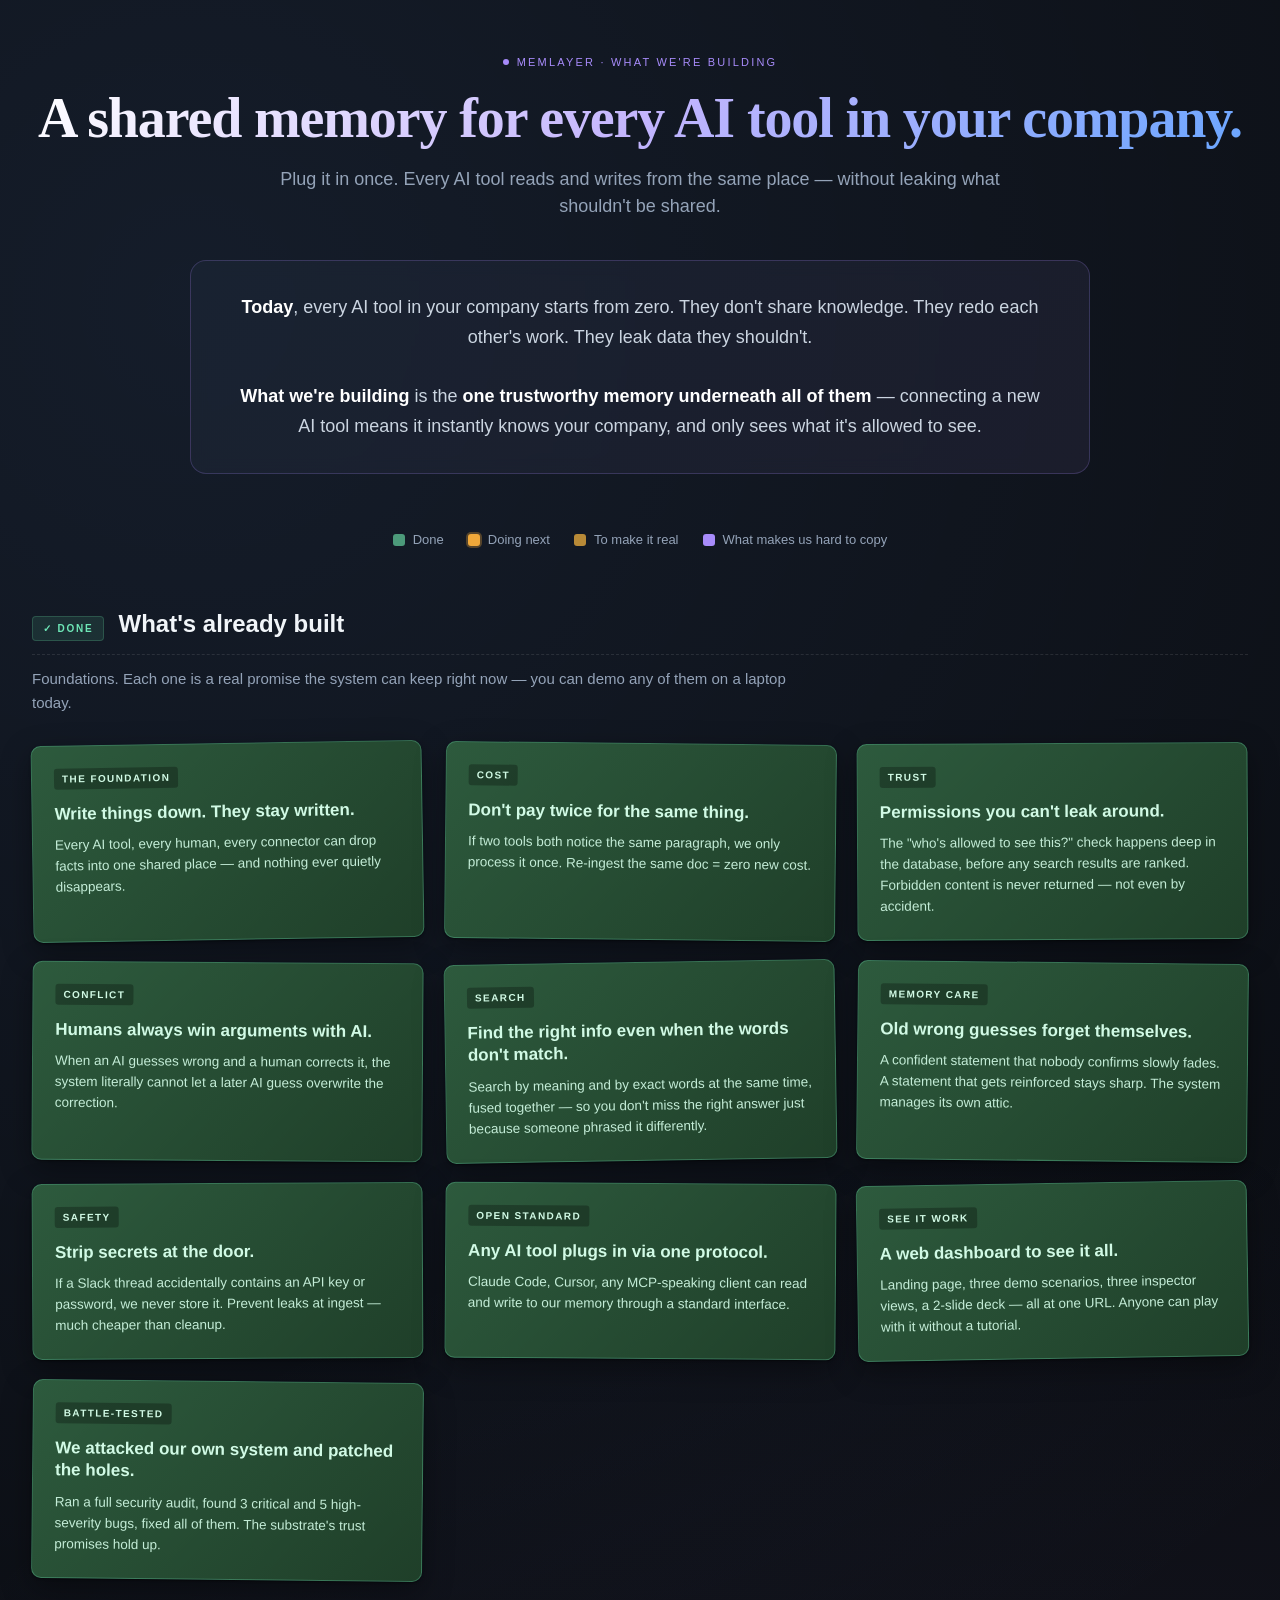
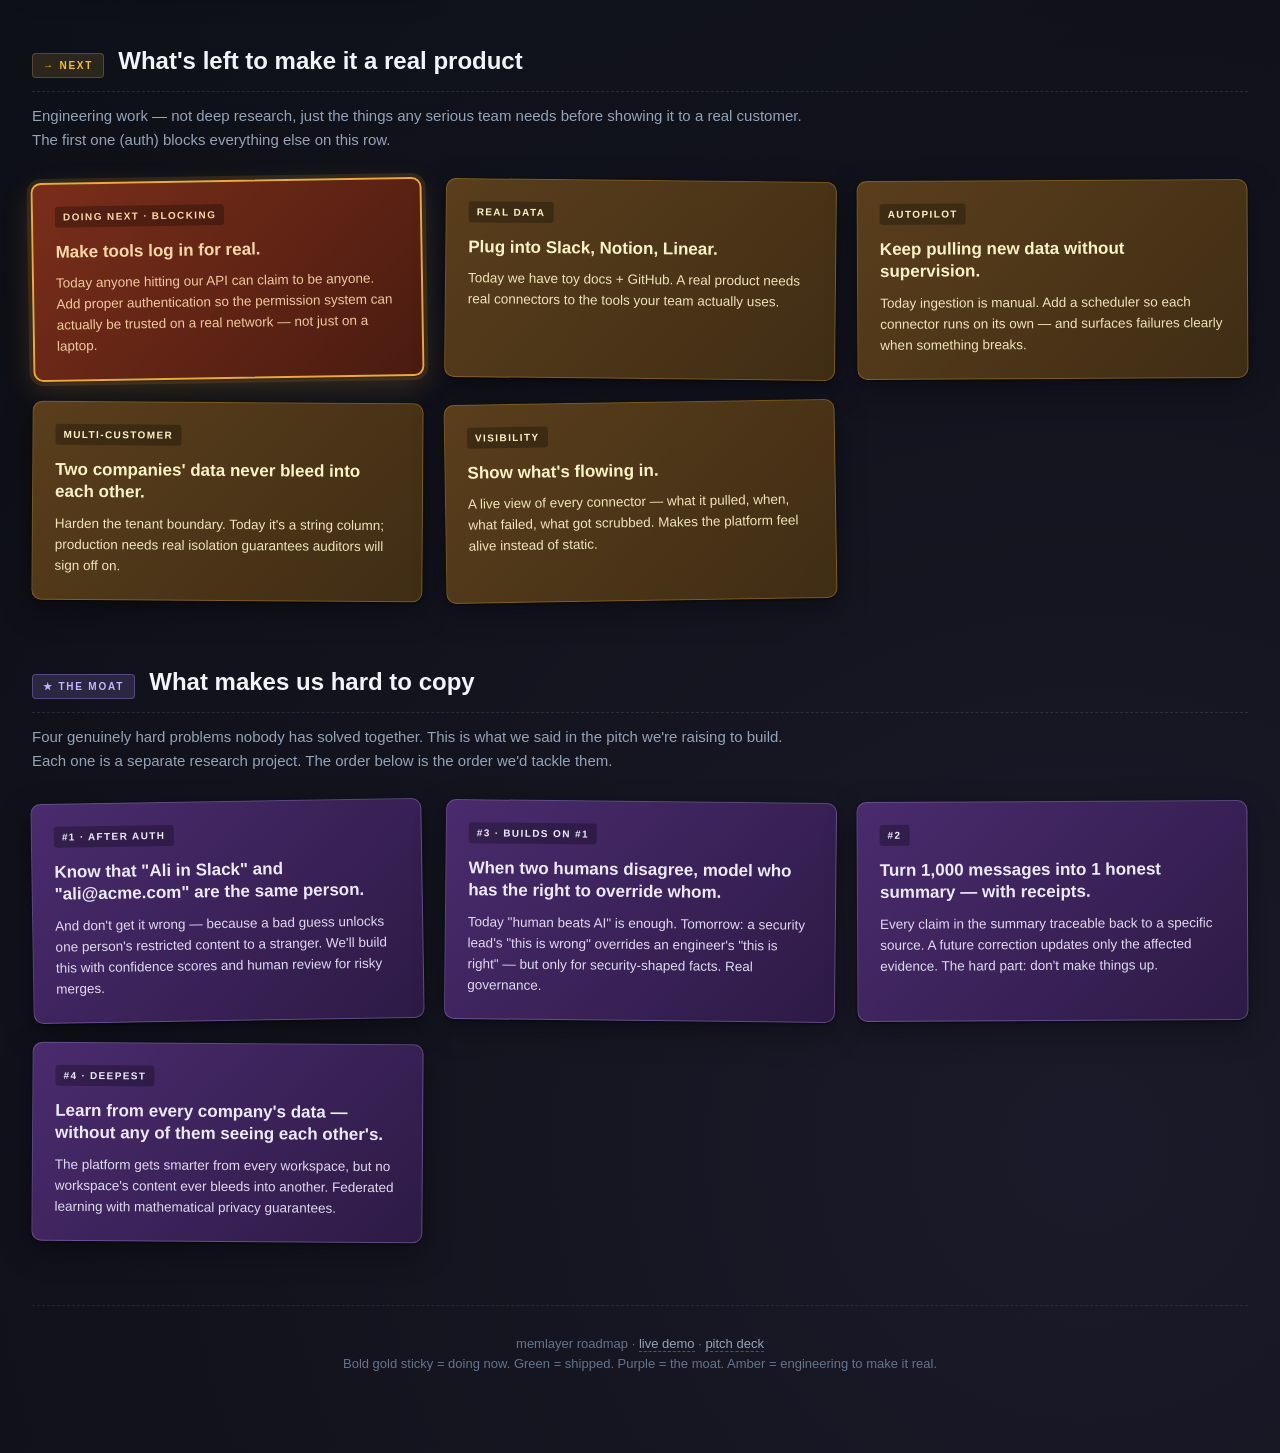
<file: memscope/static/board.html>
<!doctype html>
<html lang="en">
<head>
  <meta charset="utf-8" />
  <title>memlayer — what we're building</title>
  <style>
    * { box-sizing: border-box; margin: 0; padding: 0; }
    html, body { scroll-behavior: smooth; }
    body {
      font-family: -apple-system, BlinkMacSystemFont, "Inter", "Segoe UI", sans-serif;
      background:
        radial-gradient(circle at 15% 10%, rgba(106,166,255,0.10), transparent 55%),
        radial-gradient(circle at 85% 90%, rgba(167,139,250,0.10), transparent 55%),
        #0b0d12;
      color: #e5e7eb;
      min-height: 100vh;
      padding: 48px 32px 80px;
      line-height: 1.5;
    }
    .board { max-width: 1500px; margin: 0 auto; }

    .board-header { text-align: center; margin-bottom: 40px; }
    .board-eyebrow {
      display: inline-flex; align-items: center; gap: 8px;
      font-size: 11px; letter-spacing: 0.2em; text-transform: uppercase;
      color: #a78bfa; margin-bottom: 18px;
    }
    .board-eyebrow::before {
      content: ""; width: 6px; height: 6px; border-radius: 50%; background: #a78bfa;
    }
    .board-title {
      font-family: "Charter", "Iowan Old Style", "Georgia", serif;
      font-size: clamp(36px, 5vw, 56px); font-weight: 700; letter-spacing: -0.02em;
      background: linear-gradient(135deg, #fff 0%, #c4b5fd 50%, #6aa6ff 100%);
      -webkit-background-clip: text; background-clip: text; color: transparent;
      margin-bottom: 16px; line-height: 1.1;
    }
    .board-sub {
      font-size: 18px; color: #94a3b8;
      max-width: 720px; margin: 0 auto;
    }

    .pitch-card {
      background:
        linear-gradient(135deg, rgba(106,166,255,0.08), rgba(167,139,250,0.08)),
        rgba(17, 21, 26, 0.6);
      border: 1px solid rgba(167, 139, 250, 0.22);
      padding: 32px 40px;
      border-radius: 16px;
      max-width: 900px;
      margin: 0 auto 56px;
      font-size: 18px; line-height: 1.65;
      text-align: center; color: #cbd5e1;
      backdrop-filter: blur(8px);
    }
    .pitch-card strong { color: #fff; }
    .pitch-em { color: #fff; font-weight: 600; }

    .legend {
      display: flex; gap: 24px; justify-content: center; flex-wrap: wrap;
      margin: 24px 0 56px;
      font-size: 13px; color: #94a3b8;
    }
    .legend-item { display: inline-flex; align-items: center; gap: 8px; }
    .legend-dot {
      display: inline-block; width: 12px; height: 12px; border-radius: 3px;
    }
    .legend-dot.done { background: #4c9a7a; }
    .legend-dot.eng  { background: #b88a37; }
    .legend-dot.moat { background: #a78bfa; }
    .legend-dot.now  { background: #f0a83a; box-shadow: 0 0 0 2px rgba(240,168,58,0.3); }

    .section { margin-bottom: 64px; }
    .section-header {
      display: flex; align-items: baseline; gap: 14px;
      margin-bottom: 12px; padding-bottom: 12px;
      border-bottom: 1px dashed rgba(255,255,255,0.10);
    }
    .section-label {
      font-size: 10px; letter-spacing: 0.18em; text-transform: uppercase;
      padding: 4px 10px; border-radius: 4px; font-weight: 700;
    }
    .section-label.done { background: rgba(76,154,122,0.18); color: #6ee7b7; border: 1px solid rgba(76,154,122,0.35); }
    .section-label.eng  { background: rgba(184,138,55,0.18); color: #fbbf24; border: 1px solid rgba(184,138,55,0.35); }
    .section-label.moat { background: rgba(167,139,250,0.18); color: #c4b5fd; border: 1px solid rgba(167,139,250,0.35); }
    .section-title { font-size: 24px; font-weight: 600; color: #f1f5f9; }
    .section-blurb {
      font-size: 15px; color: #94a3b8; max-width: 780px;
      margin: 0 0 28px; line-height: 1.6;
    }

    .stickies {
      display: grid;
      grid-template-columns: repeat(auto-fill, minmax(290px, 1fr));
      gap: 22px;
    }

    .sticky {
      position: relative; padding: 22px;
      border-radius: 10px; min-height: 156px;
      box-shadow: 0 1px 2px rgba(0,0,0,0.5), 0 10px 30px rgba(0,0,0,0.35);
      transition: transform 0.2s ease, box-shadow 0.2s ease;
      display: flex; flex-direction: column;
    }
    .sticky:nth-child(4n+1) { transform: rotate(-0.9deg); }
    .sticky:nth-child(4n+2) { transform: rotate(0.6deg); }
    .sticky:nth-child(4n+3) { transform: rotate(-0.3deg); }
    .sticky:nth-child(4n)   { transform: rotate(0.4deg); }
    .sticky:hover { transform: rotate(0deg) scale(1.025); z-index: 5;
      box-shadow: 0 4px 8px rgba(0,0,0,0.5), 0 16px 40px rgba(0,0,0,0.5); }

    .sticky.done {
      background: linear-gradient(135deg, #2d5a3d, #1f3f29);
      color: #d1fae5; border: 1px solid rgba(110,231,183,0.28);
    }
    .sticky.eng {
      background: linear-gradient(135deg, #5a3e1c, #3f2d14);
      color: #fef3c7; border: 1px solid rgba(251,191,36,0.28);
    }
    .sticky.moat {
      background: linear-gradient(135deg, #4a2b6e, #2d1a45);
      color: #ede9fe; border: 1px solid rgba(196,181,253,0.28);
    }
    .sticky.now {
      background: linear-gradient(135deg, #7a2e1a, #4a1b10);
      color: #fed7aa; border: 2px solid #f0a83a;
      box-shadow:
        0 0 0 4px rgba(240,168,58,0.12),
        0 1px 2px rgba(0,0,0,0.5),
        0 10px 30px rgba(240,168,58,0.18);
    }

    .sticky-tag {
      display: inline-block;
      font-size: 10px; letter-spacing: 0.14em; text-transform: uppercase;
      padding: 3px 8px; border-radius: 3px;
      background: rgba(0,0,0,0.28);
      margin-bottom: 14px; font-weight: 700;
      align-self: flex-start;
    }
    .sticky-title {
      font-size: 17px; font-weight: 600;
      margin-bottom: 10px; line-height: 1.32;
    }
    .sticky-body {
      font-size: 13.5px; line-height: 1.55;
      opacity: 0.92;
    }

    .footer {
      text-align: center; margin-top: 56px; padding-top: 28px;
      border-top: 1px dashed rgba(255,255,255,0.08);
      color: #64748b; font-size: 13px;
    }
    .footer a { color: #94a3b8; text-decoration: none; border-bottom: 1px dashed #475569; }
    .footer a:hover { color: #cbd5e1; }

    @media (max-width: 720px) {
      body { padding: 24px 16px 48px; }
      .pitch-card { padding: 24px 20px; font-size: 16px; }
    }
  </style>
</head>
<body>
  <div class="board">

    <header class="board-header">
      <div class="board-eyebrow">memlayer · what we're building</div>
      <h1 class="board-title">A shared memory for every AI tool in your company.</h1>
      <p class="board-sub">
        Plug it in once. Every AI tool reads and writes from the same place — without leaking what shouldn't be shared.
      </p>
    </header>

    <div class="pitch-card">
      <strong>Today</strong>, every AI tool in your company starts from zero. They don't share knowledge.
      They redo each other's work. They leak data they shouldn't.<br/><br/>
      <strong>What we're building</strong> is the
      <span class="pitch-em">one trustworthy memory underneath all of them</span>
      &mdash; connecting a new AI tool means it instantly knows your company,
      and only sees what it's allowed to see.
    </div>

    <div class="legend">
      <span class="legend-item"><span class="legend-dot done"></span>Done</span>
      <span class="legend-item"><span class="legend-dot now"></span>Doing next</span>
      <span class="legend-item"><span class="legend-dot eng"></span>To make it real</span>
      <span class="legend-item"><span class="legend-dot moat"></span>What makes us hard to copy</span>
    </div>

    <!-- ============== DONE ============== -->
    <section class="section">
      <header class="section-header">
        <span class="section-label done">✓ Done</span>
        <h2 class="section-title">What's already built</h2>
      </header>
      <p class="section-blurb">
        Foundations. Each one is a real promise the system can keep right now &mdash; you can demo any of them on a laptop today.
      </p>

      <div class="stickies">

        <article class="sticky done">
          <span class="sticky-tag">The foundation</span>
          <h3 class="sticky-title">Write things down. They stay written.</h3>
          <p class="sticky-body">Every AI tool, every human, every connector can drop facts into one shared place — and nothing ever quietly disappears.</p>
        </article>

        <article class="sticky done">
          <span class="sticky-tag">Cost</span>
          <h3 class="sticky-title">Don't pay twice for the same thing.</h3>
          <p class="sticky-body">If two tools both notice the same paragraph, we only process it once. Re-ingest the same doc = zero new cost.</p>
        </article>

        <article class="sticky done">
          <span class="sticky-tag">Trust</span>
          <h3 class="sticky-title">Permissions you can't leak around.</h3>
          <p class="sticky-body">The "who's allowed to see this?" check happens deep in the database, before any search results are ranked. Forbidden content is never returned — not even by accident.</p>
        </article>

        <article class="sticky done">
          <span class="sticky-tag">Conflict</span>
          <h3 class="sticky-title">Humans always win arguments with AI.</h3>
          <p class="sticky-body">When an AI guesses wrong and a human corrects it, the system literally cannot let a later AI guess overwrite the correction.</p>
        </article>

        <article class="sticky done">
          <span class="sticky-tag">Search</span>
          <h3 class="sticky-title">Find the right info even when the words don't match.</h3>
          <p class="sticky-body">Search by meaning and by exact words at the same time, fused together — so you don't miss the right answer just because someone phrased it differently.</p>
        </article>

        <article class="sticky done">
          <span class="sticky-tag">Memory care</span>
          <h3 class="sticky-title">Old wrong guesses forget themselves.</h3>
          <p class="sticky-body">A confident statement that nobody confirms slowly fades. A statement that gets reinforced stays sharp. The system manages its own attic.</p>
        </article>

        <article class="sticky done">
          <span class="sticky-tag">Safety</span>
          <h3 class="sticky-title">Strip secrets at the door.</h3>
          <p class="sticky-body">If a Slack thread accidentally contains an API key or password, we never store it. Prevent leaks at ingest — much cheaper than cleanup.</p>
        </article>

        <article class="sticky done">
          <span class="sticky-tag">Open standard</span>
          <h3 class="sticky-title">Any AI tool plugs in via one protocol.</h3>
          <p class="sticky-body">Claude Code, Cursor, any MCP-speaking client can read and write to our memory through a standard interface.</p>
        </article>

        <article class="sticky done">
          <span class="sticky-tag">See it work</span>
          <h3 class="sticky-title">A web dashboard to see it all.</h3>
          <p class="sticky-body">Landing page, three demo scenarios, three inspector views, a 2-slide deck — all at one URL. Anyone can play with it without a tutorial.</p>
        </article>

        <article class="sticky done">
          <span class="sticky-tag">Battle-tested</span>
          <h3 class="sticky-title">We attacked our own system and patched the holes.</h3>
          <p class="sticky-body">Ran a full security audit, found 3 critical and 5 high-severity bugs, fixed all of them. The substrate's trust promises hold up.</p>
        </article>

      </div>
    </section>

    <!-- ============== NEXT (engineering) ============== -->
    <section class="section">
      <header class="section-header">
        <span class="section-label eng">→ Next</span>
        <h2 class="section-title">What's left to make it a real product</h2>
      </header>
      <p class="section-blurb">
        Engineering work — not deep research, just the things any serious team needs before showing it to a real customer.
        The first one (auth) blocks everything else on this row.
      </p>

      <div class="stickies">

        <article class="sticky now">
          <span class="sticky-tag">Doing next · Blocking</span>
          <h3 class="sticky-title">Make tools log in for real.</h3>
          <p class="sticky-body">Today anyone hitting our API can claim to be anyone. Add proper authentication so the permission system can actually be trusted on a real network — not just on a laptop.</p>
        </article>

        <article class="sticky eng">
          <span class="sticky-tag">Real data</span>
          <h3 class="sticky-title">Plug into Slack, Notion, Linear.</h3>
          <p class="sticky-body">Today we have toy docs + GitHub. A real product needs real connectors to the tools your team actually uses.</p>
        </article>

        <article class="sticky eng">
          <span class="sticky-tag">Autopilot</span>
          <h3 class="sticky-title">Keep pulling new data without supervision.</h3>
          <p class="sticky-body">Today ingestion is manual. Add a scheduler so each connector runs on its own — and surfaces failures clearly when something breaks.</p>
        </article>

        <article class="sticky eng">
          <span class="sticky-tag">Multi-customer</span>
          <h3 class="sticky-title">Two companies' data never bleed into each other.</h3>
          <p class="sticky-body">Harden the tenant boundary. Today it's a string column; production needs real isolation guarantees auditors will sign off on.</p>
        </article>

        <article class="sticky eng">
          <span class="sticky-tag">Visibility</span>
          <h3 class="sticky-title">Show what's flowing in.</h3>
          <p class="sticky-body">A live view of every connector — what it pulled, when, what failed, what got scrubbed. Makes the platform feel alive instead of static.</p>
        </article>

      </div>
    </section>

    <!-- ============== MOAT (research-hard) ============== -->
    <section class="section">
      <header class="section-header">
        <span class="section-label moat">★ The moat</span>
        <h2 class="section-title">What makes us hard to copy</h2>
      </header>
      <p class="section-blurb">
        Four genuinely hard problems nobody has solved together. This is what we said in the pitch we're raising to build.
        Each one is a separate research project. The order below is the order we'd tackle them.
      </p>

      <div class="stickies">

        <article class="sticky moat">
          <span class="sticky-tag">#1 · After auth</span>
          <h3 class="sticky-title">Know that "Ali in Slack" and "ali@acme.com" are the same person.</h3>
          <p class="sticky-body">And don't get it wrong — because a bad guess unlocks one person's restricted content to a stranger. We'll build this with confidence scores and human review for risky merges.</p>
        </article>

        <article class="sticky moat">
          <span class="sticky-tag">#3 · Builds on #1</span>
          <h3 class="sticky-title">When two humans disagree, model who has the right to override whom.</h3>
          <p class="sticky-body">Today "human beats AI" is enough. Tomorrow: a security lead's "this is wrong" overrides an engineer's "this is right" — but only for security-shaped facts. Real governance.</p>
        </article>

        <article class="sticky moat">
          <span class="sticky-tag">#2</span>
          <h3 class="sticky-title">Turn 1,000 messages into 1 honest summary — with receipts.</h3>
          <p class="sticky-body">Every claim in the summary traceable back to a specific source. A future correction updates only the affected evidence. The hard part: don't make things up.</p>
        </article>

        <article class="sticky moat">
          <span class="sticky-tag">#4 · Deepest</span>
          <h3 class="sticky-title">Learn from every company's data — without any of them seeing each other's.</h3>
          <p class="sticky-body">The platform gets smarter from every workspace, but no workspace's content ever bleeds into another. Federated learning with mathematical privacy guarantees.</p>
        </article>

      </div>
    </section>

    <div class="footer">
      memlayer roadmap · <a href="/">live demo</a> · <a href="/pitch">pitch deck</a><br/>
      Bold gold sticky = doing now. Green = shipped. Purple = the moat. Amber = engineering to make it real.
    </div>

  </div>
</body>
</html>
</file>
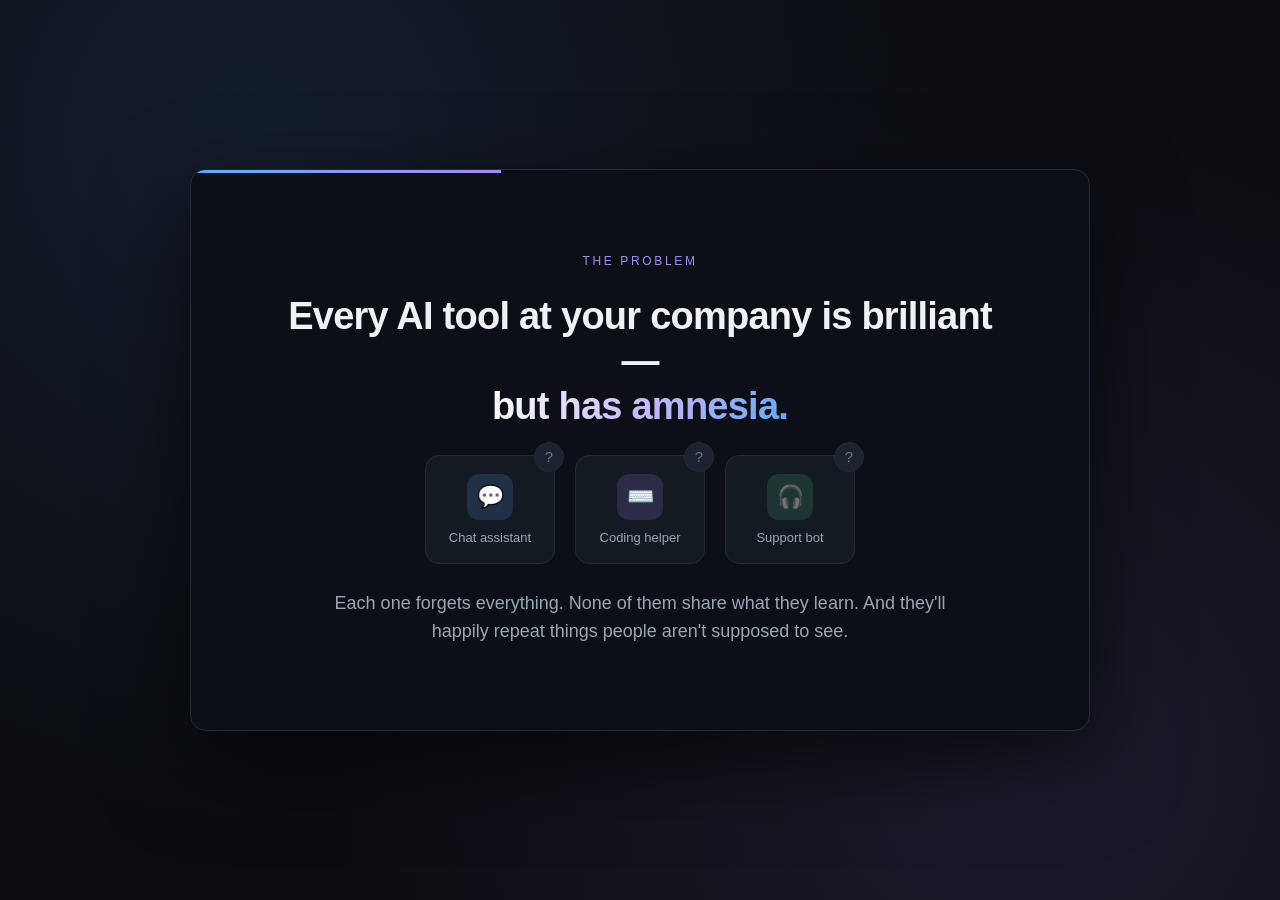
<file: memscope/static/explainer.html>
<!doctype html>
<html lang="en">
<head>
<meta charset="utf-8" />
<meta name="viewport" content="width=device-width, initial-scale=1" />
<title>What is memlayer?</title>
<style>
  :root{
    --bg:#0b0d12; --text:#eef2f7; --dim:#9aa6b4; --muted:#6b7787;
    --accent:#5ea8ff; --accent2:#a78bfa; --good:#4cc38a; --warn:#f0b84a; --bad:#ef6b73;
    --sans:-apple-system,BlinkMacSystemFont,"Inter","Segoe UI",sans-serif;
    --card:#141a22; --line:#222b36;
  }
  *{box-sizing:border-box;margin:0;padding:0}
  html,body{height:100%}
  body{
    background:radial-gradient(circle at 20% 15%,rgba(94,168,255,.10),transparent 55%),
               radial-gradient(circle at 80% 85%,rgba(167,139,250,.10),transparent 55%),var(--bg);
    color:var(--text);font-family:var(--sans);display:flex;align-items:center;justify-content:center;
    min-height:100vh;padding:24px;
  }
  .stage{width:min(900px,96vw);aspect-ratio:16/10;position:relative;border-radius:16px;overflow:hidden;
         background:#0c1016;border:1px solid var(--line);box-shadow:0 30px 90px rgba(0,0,0,.6)}
  .progress{position:absolute;top:0;left:0;height:3px;width:0;z-index:9;
            background:linear-gradient(90deg,var(--accent),var(--accent2));transition:width .2s linear}
  .scene{position:absolute;inset:0;display:flex;flex-direction:column;align-items:center;justify-content:center;
         text-align:center;padding:48px;opacity:0;transition:opacity .55s ease;gap:26px}
  .scene.on{opacity:1}
  .big{font-size:clamp(24px,3.4vw,38px);font-weight:700;line-height:1.18;letter-spacing:-.02em;max-width:740px}
  .big .hl{background:linear-gradient(120deg,#fff,#c4b5fd 55%,#5ea8ff);-webkit-background-clip:text;background-clip:text;color:transparent}
  .small{font-size:clamp(15px,1.8vw,18px);color:var(--dim);max-width:620px;line-height:1.55}
  .step{font-size:12px;letter-spacing:.22em;text-transform:uppercase;color:var(--accent2)}

  /* tool cards */
  .tools{display:flex;gap:20px;flex-wrap:wrap;justify-content:center}
  .tool{width:130px;background:var(--card);border:1px solid var(--line);border-radius:14px;padding:18px 14px;
        display:flex;flex-direction:column;align-items:center;gap:10px;position:relative}
  .ico{width:46px;height:46px;border-radius:12px;display:flex;align-items:center;justify-content:center;font-size:22px}
  .ico.chat{background:rgba(94,168,255,.16)}
  .ico.code{background:rgba(167,139,250,.16)}
  .ico.help{background:rgba(76,195,138,.16)}
  .tool .nm{font-size:13px;color:var(--dim)}
  .bubble{position:absolute;top:-14px;right:-10px;width:30px;height:30px;border-radius:50%;
          background:#1b2230;border:1px solid var(--line);display:flex;align-items:center;justify-content:center;
          font-size:15px;color:var(--muted)}
  /* hub diagram */
  .hub{position:relative;width:420px;height:230px}
  .core{position:absolute;left:50%;top:50%;transform:translate(-50%,-50%);
        padding:14px 22px;border-radius:14px;font-weight:700;font-size:15px;
        background:linear-gradient(135deg,var(--accent2),var(--accent));color:#fff;
        box-shadow:0 0 0 6px rgba(94,168,255,.12),0 10px 30px rgba(94,168,255,.3);z-index:3}
  .sat{position:absolute;width:104px;background:var(--card);border:1px solid var(--line);border-radius:11px;
       padding:10px;display:flex;align-items:center;gap:8px;font-size:12px;color:var(--dim);z-index:2}
  .sat .d{width:22px;height:22px;border-radius:7px;display:flex;align-items:center;justify-content:center;font-size:13px}
  .sat.s1{left:0;top:8px}.sat.s2{right:0;top:8px}.sat.s3{left:50%;transform:translateX(-50%);bottom:6px}
  .wire{position:absolute;inset:0;z-index:1}
  .wire path{stroke:rgba(94,168,255,.45);stroke-width:2;fill:none;stroke-dasharray:5 5;
             animation:flow 1.2s linear infinite}
  @keyframes flow{to{stroke-dashoffset:-20}}

  /* two people ask */
  .ask{display:flex;gap:34px;flex-wrap:wrap;justify-content:center;align-items:stretch}
  .person{width:280px;background:var(--card);border:1px solid var(--line);border-radius:14px;padding:18px;text-align:left}
  .who{display:flex;align-items:center;gap:10px;margin-bottom:12px}
  .who .av{width:38px;height:38px;border-radius:50%;display:flex;align-items:center;justify-content:center;font-size:18px}
  .who .av.intern{background:rgba(125,138,160,.2)}
  .who .av.ceo{background:rgba(240,184,74,.18)}
  .who .role{font-weight:600;font-size:14px}
  .q{font-size:13px;color:var(--muted);font-style:italic;margin-bottom:12px}
  .ans{border-radius:10px;padding:11px 13px;font-size:13.5px;line-height:1.4}
  .ans.deny{background:rgba(125,138,160,.12);color:var(--muted);border:1px dashed var(--line)}
  .ans.allow{background:rgba(240,184,74,.12);color:var(--warn);border:1px solid rgba(240,184,74,.4)}
  .tag{font-size:11px;color:var(--muted);margin-top:9px}

  /* correction */
  .corr{display:flex;flex-direction:column;gap:12px;width:480px}
  .line{display:flex;align-items:center;gap:12px;background:var(--card);border:1px solid var(--line);border-radius:11px;padding:13px 16px;font-size:15px;text-align:left}
  .line.strike{opacity:.5}
  .line.strike .ltxt{text-decoration:line-through;color:var(--muted)}
  .line.win{border-color:rgba(76,195,138,.5);box-shadow:0 0 0 3px rgba(76,195,138,.1)}
  .who2{font-size:10px;letter-spacing:.08em;font-weight:700;padding:3px 8px;border-radius:5px}
  .who2.ai{background:rgba(125,138,160,.2);color:#aeb8c6}
  .who2.hu{background:rgba(76,195,138,.16);color:var(--good)}
  .mark{margin-left:auto;font-size:16px}

  .replay{position:absolute;bottom:14px;right:16px;font-size:12px;color:var(--muted);cursor:pointer;
          border:1px solid var(--line);background:var(--card);padding:6px 12px;border-radius:8px;opacity:0;transition:.3s;z-index:9}
  .replay.show{opacity:1}
  .pop{opacity:0;transform:translateY(12px) scale(.97);transition:.5s}
  .pop.in{opacity:1;transform:none}
</style>
</head>
<body>
<div class="stage" id="stage">
  <div class="progress" id="prog"></div>

  <!-- 1 — the problem -->
  <section class="scene" data-dur="4600">
    <div class="step">the problem</div>
    <div class="big">Every AI tool at your company is brilliant —<br/><span class="hl">but has amnesia.</span></div>
    <div class="tools">
      <div class="tool"><div class="ico chat">💬</div><div class="nm">Chat assistant</div><div class="bubble">?</div></div>
      <div class="tool"><div class="ico code">⌨️</div><div class="nm">Coding helper</div><div class="bubble">?</div></div>
      <div class="tool"><div class="ico help">🎧</div><div class="nm">Support bot</div><div class="bubble">?</div></div>
    </div>
    <div class="small">Each one forgets everything. None of them share what they learn. And they'll happily repeat things people aren't supposed to see.</div>
  </section>

  <!-- 2 — the cost -->
  <section class="scene" data-dur="4200">
    <div class="step">the cost</div>
    <div class="big">So everyone re-explains the same things,<br/><span class="hl">over and over.</span></div>
    <div class="small">Your company's knowledge is scattered across Slack, email, docs, and code. Every new tool starts from zero — and rebuilds the same connections, with the same risks.</div>
  </section>

  <!-- 3 — the fix -->
  <section class="scene" data-dur="5000">
    <div class="step">the fix</div>
    <div class="big">memlayer is <span class="hl">one shared memory</span><br/>that every AI tool plugs into.</div>
    <div class="hub">
      <svg class="wire" viewBox="0 0 420 230" preserveAspectRatio="none">
        <path d="M 55 40 C 150 90, 180 110, 210 115"/>
        <path d="M 365 40 C 270 90, 240 110, 210 115"/>
        <path d="M 210 200 C 210 170, 210 150, 210 130"/>
      </svg>
      <div class="sat s1"><div class="d" style="background:rgba(94,168,255,.16)">💬</div>Chat</div>
      <div class="sat s2"><div class="d" style="background:rgba(167,139,250,.16)">⌨️</div>Code</div>
      <div class="sat s3"><div class="d" style="background:rgba(76,195,138,.16)">🎧</div>Support</div>
      <div class="core">shared memory</div>
    </div>
    <div class="small">Connect it once. Now every tool instantly knows everything about your company — learn it once, known everywhere.</div>
  </section>

  <!-- 4 — trust (the killer, relatable) -->
  <section class="scene" data-dur="5600">
    <div class="step">and it's safe</div>
    <div class="big">It always knows <span class="hl">who's allowed to see what.</span></div>
    <div class="ask">
      <div class="person pop" data-pop="1">
        <div class="who"><div class="av intern">🧑‍💻</div><div class="role">New intern</div></div>
        <div class="q">"What's our secret plan?"</div>
        <div class="ans deny">Nothing to show.</div>
        <div class="tag">Not allowed — so it isn't even hinted at.</div>
      </div>
      <div class="person pop" data-pop="2">
        <div class="who"><div class="av ceo">👩‍💼</div><div class="role">The CEO</div></div>
        <div class="q">"What's our secret plan?"</div>
        <div class="ans allow">"Acquire a competitor in Q3."</div>
        <div class="tag">Allowed — so the answer appears.</div>
      </div>
    </div>
    <div class="small">Same question, different person — handled automatically. No one can trick it into leaking.</div>
  </section>

  <!-- 5 — humans win -->
  <section class="scene" data-dur="5000">
    <div class="step">and it stays honest</div>
    <div class="big">When the AI gets it wrong,<br/><span class="hl">a person corrects it — for good.</span></div>
    <div class="corr">
      <div class="line strike pop" data-pop="1"><span class="who2 ai">AI GUESS</span><span class="ltxt">"Ali leads the retrieval team."</span><span class="mark">✕</span></div>
      <div class="line win pop" data-pop="2"><span class="who2 hu">PERSON</span><span class="ltxt" style="color:var(--text)">"Ali leads the Platform team."</span><span class="mark">✓</span></div>
    </div>
    <div class="small">A person's correction can never be overwritten by a later AI guess. And you can always see who said what, and when.</div>
  </section>

  <!-- 6 — closing -->
  <section class="scene" data-dur="5200">
    <div class="step">in one sentence</div>
    <div class="big">One shared memory for every AI tool.<br/><span class="hl">Knows everything. Tells each person<br/>only what they should know.</span></div>
    <div class="small" style="font-size:16px">That's memlayer.</div>
  </section>

  <div class="replay" id="replay">↻ replay</div>
</div>

<script>
(function(){
  const scenes=[...document.querySelectorAll('.scene')];
  const prog=document.getElementById('prog');
  const replay=document.getElementById('replay');
  let i=0, timer=null, raf=null;
  function play(idx){
    scenes.forEach(s=>s.classList.remove('on'));
    const s=scenes[idx]; s.classList.add('on');
    const dur=+s.dataset.dur||4500;
    const start=performance.now();
    cancelAnimationFrame(raf);
    (function step(t){
      const p=Math.min(1,(t-start)/dur); prog.style.width=(p*100)+'%';
      if(p<1) raf=requestAnimationFrame(step);
    })(start);
    // stagger any .pop elements in this scene
    s.querySelectorAll('.pop').forEach((el,k)=>{el.classList.remove('in');setTimeout(()=>el.classList.add('in'),450+220*k);});
    clearTimeout(timer);
    timer=setTimeout(()=>{ i++; if(i<scenes.length) play(i); else {prog.style.width='100%';replay.classList.add('show');} },dur);
  }
  replay.addEventListener('click',()=>{i=0;replay.classList.remove('show');play(0);});
  play(0);
})();
</script>
</body>
</html>
</file>
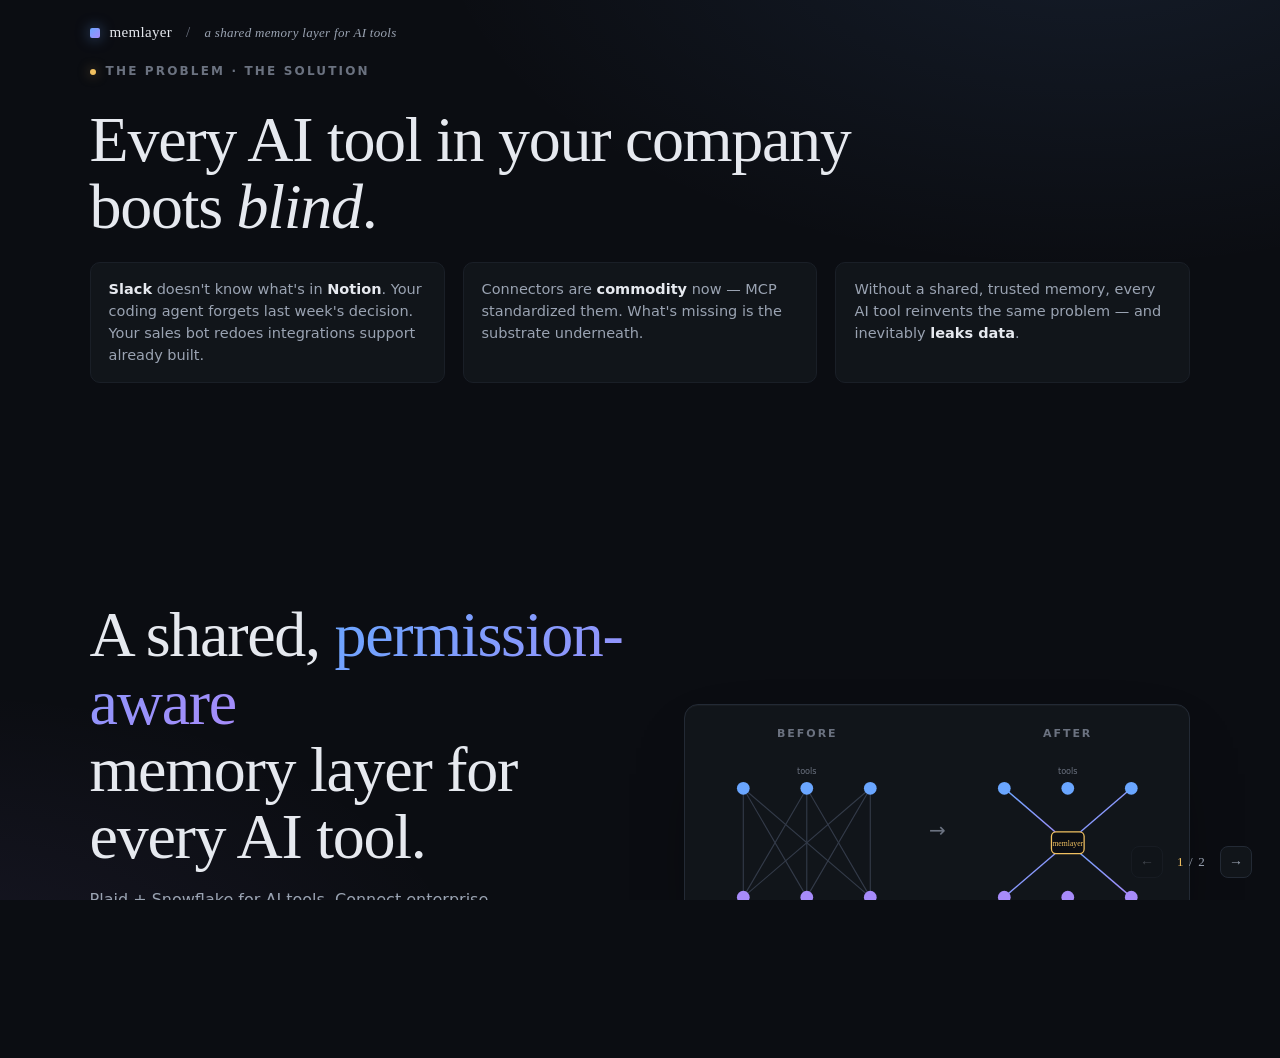
<file: memscope/static/pitch.html>
<!doctype html>
<html lang="en">
<head>
<meta charset="utf-8" />
<meta name="viewport" content="width=device-width, initial-scale=1" />
<title>memlayer - pitch</title>
<style>
  :root {
    --bg: #0b0d12;
    --panel: #11151a;
    --panel-2: #161b22;
    --line: #232a35;
    --line-soft: #1a1f27;
    --ink: #e6e9ef;
    --ink-dim: #9aa3b2;
    --ink-faint: #6b7280;
    --blue: #6aa6ff;
    --violet: #a78bfa;
    --gold: #f0c060;
    --gold-soft: #b78a30;
    --grad: linear-gradient(135deg, #6aa6ff 0%, #a78bfa 100%);
  }
  * { box-sizing: border-box; }
  html, body {
    margin: 0;
    padding: 0;
    background: var(--bg);
    color: var(--ink);
    height: 100%;
    overflow: hidden;
    font-family: "Inter", system-ui, -apple-system, "Segoe UI", Roboto, sans-serif;
    font-feature-settings: "cv11", "ss01", "ss03";
    -webkit-font-smoothing: antialiased;
    text-rendering: optimizeLegibility;
  }
  .serif {
    font-family: "Charter", "Cambria", "Iowan Old Style", Georgia, "Times New Roman", serif;
    font-feature-settings: "lnum", "kern";
    letter-spacing: -0.01em;
  }
  .deck { position: relative; width: 100vw; height: 100vh; }
  .slide {
    position: absolute; inset: 0;
    padding: clamp(40px, 5vw, 80px) clamp(40px, 7vw, 120px);
    display: none;
    flex-direction: column;
    background:
      radial-gradient(1100px 600px at 85% -10%, rgba(106,166,255,0.10), transparent 60%),
      radial-gradient(900px 500px at -5% 110%, rgba(167,139,250,0.08), transparent 60%),
      var(--bg);
  }
  .slide.active { display: flex; }
  .eyebrow {
    font-size: 12px;
    letter-spacing: 0.18em;
    text-transform: uppercase;
    color: var(--ink-faint);
    font-weight: 600;
  }
  .eyebrow .dot {
    display: inline-block;
    width: 6px; height: 6px;
    border-radius: 50%;
    background: var(--gold);
    margin-right: 10px;
    vertical-align: middle;
    box-shadow: 0 0 12px rgba(240,192,96,0.5);
  }

  /* ===== Slide 1 ===== */
  .s1-grid {
    flex: 1;
    display: grid;
    grid-template-rows: 1fr 1fr;
    gap: clamp(28px, 3vw, 48px);
    margin-top: 28px;
  }
  .problem h1, .solution h1 {
    margin: 0;
    font-size: clamp(36px, 5.2vw, 64px);
    line-height: 1.05;
    font-weight: 500;
    letter-spacing: -0.02em;
  }
  .problem h1 { color: var(--ink); }
  .solution h1 .grad {
    background: var(--grad);
    -webkit-background-clip: text;
    background-clip: text;
    color: transparent;
  }
  .problem .pains {
    margin-top: 22px;
    display: grid;
    grid-template-columns: repeat(3, 1fr);
    gap: 18px;
  }
  .pain {
    padding: 16px 18px;
    background: var(--panel);
    border: 1px solid var(--line-soft);
    border-radius: 10px;
    color: var(--ink-dim);
    font-size: 14.5px;
    line-height: 1.5;
  }
  .pain b { color: var(--ink); font-weight: 600; }

  .solution {
    display: grid;
    grid-template-columns: 1.1fr 1fr;
    gap: clamp(24px, 3vw, 48px);
    align-items: center;
  }
  .solution .copy .tagline {
    margin-top: 18px;
    font-size: 16px;
    color: var(--ink-dim);
    line-height: 1.55;
    max-width: 46ch;
  }
  .solution .copy .chip {
    display: inline-flex;
    align-items: center;
    gap: 8px;
    margin-top: 22px;
    padding: 8px 14px;
    border: 1px solid rgba(240,192,96,0.35);
    background: rgba(240,192,96,0.07);
    color: var(--gold);
    border-radius: 999px;
    font-size: 12.5px;
    letter-spacing: 0.06em;
    text-transform: uppercase;
    font-weight: 600;
  }

  /* before/after diagram */
  .diagram {
    background: var(--panel);
    border: 1px solid var(--line);
    border-radius: 14px;
    padding: 22px;
    display: grid;
    grid-template-columns: 1fr auto 1fr;
    align-items: center;
    gap: 16px;
    box-shadow: 0 30px 80px -40px rgba(0,0,0,0.8), inset 0 1px 0 rgba(255,255,255,0.03);
  }
  .diagram .col { display: flex; flex-direction: column; align-items: center; }
  .diagram .col h4 {
    margin: 0 0 12px;
    font-size: 11px; letter-spacing: 0.18em; text-transform: uppercase;
    color: var(--ink-faint); font-weight: 600;
  }
  .diagram .arrow {
    color: var(--ink-faint);
    font-size: 20px;
    padding: 0 6px;
  }
  .diagram svg { width: 100%; height: auto; max-height: 220px; }

  /* ===== Slide 2 ===== */
  .s2-head {
    display: flex;
    align-items: baseline;
    justify-content: space-between;
    gap: 24px;
    margin-top: 18px;
  }
  .s2-head h1 {
    margin: 0;
    font-size: clamp(34px, 4.8vw, 56px);
    line-height: 1.05;
    font-weight: 500;
    letter-spacing: -0.02em;
  }
  .s2-head h1 .grad {
    background: var(--grad);
    -webkit-background-clip: text;
    background-clip: text;
    color: transparent;
  }
  .s2-head .sub {
    color: var(--ink-dim);
    max-width: 42ch;
    font-size: 15px;
    line-height: 1.5;
    text-align: right;
  }
  .grid-2x2 {
    flex: 1;
    margin-top: 28px;
    display: grid;
    grid-template-columns: 1fr 1fr;
    grid-template-rows: 1fr 1fr;
    gap: 18px;
  }
  .card {
    position: relative;
    background: linear-gradient(180deg, var(--panel) 0%, var(--panel-2) 100%);
    border: 1px solid var(--line);
    border-radius: 14px;
    padding: 22px 24px 56px;
    display: flex;
    flex-direction: column;
    overflow: hidden;
  }
  .card::before {
    content: "";
    position: absolute;
    inset: 0;
    border-radius: 14px;
    padding: 1px;
    background: linear-gradient(135deg, rgba(106,166,255,0.25), rgba(167,139,250,0.18), transparent 60%);
    -webkit-mask: linear-gradient(#000, #000) content-box, linear-gradient(#000, #000);
    -webkit-mask-composite: xor;
            mask-composite: exclude;
    pointer-events: none;
    opacity: 0.7;
  }
  .card .num {
    font-family: "Charter", "Cambria", Georgia, serif;
    font-size: 13px;
    color: var(--gold);
    letter-spacing: 0.08em;
  }
  .card h3 {
    margin: 6px 0 10px;
    font-size: clamp(20px, 2vw, 24px);
    font-weight: 600;
    letter-spacing: -0.01em;
    color: var(--ink);
  }
  .card p {
    margin: 0;
    color: var(--ink-dim);
    font-size: 14.5px;
    line-height: 1.55;
    max-width: 50ch;
  }
  .card .moat {
    position: absolute;
    left: 24px; right: 24px; bottom: 18px;
    font-size: 12px;
    color: var(--gold-soft);
    border-top: 1px solid rgba(240,192,96,0.18);
    padding-top: 10px;
    font-style: italic;
    letter-spacing: 0.01em;
  }
  .card .moat b {
    font-style: normal;
    color: var(--gold);
    font-weight: 600;
    letter-spacing: 0.06em;
    text-transform: uppercase;
    font-size: 10.5px;
    margin-right: 8px;
  }

  .closer {
    margin-top: 22px;
    display: flex;
    justify-content: space-between;
    align-items: center;
    color: var(--ink-dim);
  }
  .closer .line {
    font-size: clamp(16px, 1.6vw, 19px);
    color: var(--ink);
  }
  .closer .line .grad {
    background: var(--grad);
    -webkit-background-clip: text;
    background-clip: text;
    color: transparent;
    font-weight: 600;
  }
  .closer .attr {
    font-family: "JetBrains Mono", ui-monospace, "SF Mono", Menlo, monospace;
    font-size: 12px;
    color: var(--ink-faint);
    border: 1px solid var(--line);
    padding: 6px 10px;
    border-radius: 8px;
    background: var(--panel);
  }

  /* chrome */
  .nav {
    position: fixed;
    bottom: 22px;
    right: 28px;
    display: flex;
    align-items: center;
    gap: 14px;
    color: var(--ink-faint);
    font-size: 12px;
    letter-spacing: 0.1em;
    z-index: 5;
  }
  .nav .pager {
    font-family: "Charter", Georgia, serif;
    font-size: 13px;
    color: var(--ink-dim);
  }
  .nav .pager .cur { color: var(--gold); }
  .nav button {
    appearance: none;
    background: var(--panel);
    border: 1px solid var(--line);
    color: var(--ink-dim);
    width: 32px; height: 32px;
    border-radius: 8px;
    cursor: pointer;
    font-size: 14px;
    line-height: 1;
    transition: background 0.15s, color 0.15s, border-color 0.15s;
  }
  .nav button:hover { color: var(--ink); border-color: var(--blue); background: var(--panel-2); }
  .nav button:disabled { opacity: 0.35; cursor: not-allowed; }

  .brand {
    position: fixed;
    top: 24px;
    left: clamp(40px, 7vw, 120px);
    display: flex;
    align-items: center;
    gap: 10px;
    font-family: "Charter", Georgia, serif;
    font-size: 15px;
    letter-spacing: 0.02em;
    color: var(--ink);
    z-index: 5;
  }
  .brand .mark {
    width: 10px; height: 10px;
    background: var(--grad);
    border-radius: 2px;
    box-shadow: 0 0 14px rgba(106,166,255,0.5);
  }
  .brand .sep { color: var(--ink-faint); margin: 0 4px; }
  .brand .tag { color: var(--ink-dim); font-style: italic; font-size: 13px; }

  @media (max-width: 980px) {
    .problem .pains { grid-template-columns: 1fr; }
    .solution { grid-template-columns: 1fr; }
    .grid-2x2 { grid-template-columns: 1fr; grid-template-rows: repeat(4, 1fr); }
    .s2-head { flex-direction: column; align-items: flex-start; }
    .s2-head .sub { text-align: left; }
  }
</style>
</head>
<body>

<div class="brand">
  <span class="mark"></span>
  <span>memlayer</span>
  <span class="sep">/</span>
  <span class="tag">a shared memory layer for AI tools</span>
</div>

<div class="deck">

  <!-- ============ SLIDE 1 ============ -->
  <section class="slide active" data-slide="1">
    <div class="eyebrow"><span class="dot"></span>The problem &middot; The solution</div>

    <div class="s1-grid">

      <div class="problem">
        <h1 class="serif">Every AI tool in your company<br/>boots <em>blind</em>.</h1>
        <div class="pains">
          <div class="pain">
            <b>Slack</b> doesn't know what's in <b>Notion</b>. Your coding agent forgets last week's decision. Your sales bot redoes integrations support already built.
          </div>
          <div class="pain">
            Connectors are <b>commodity</b> now &mdash; MCP standardized them. What's missing is the substrate underneath.
          </div>
          <div class="pain">
            Without a shared, trusted memory, every AI tool reinvents the same problem &mdash; and inevitably <b>leaks data</b>.
          </div>
        </div>
      </div>

      <div class="solution">
        <div class="copy">
          <h1 class="serif">A shared, <span class="grad">permission-aware</span><br/>memory layer for every AI tool.</h1>
          <p class="tagline">
            Plaid + Snowflake for AI tools. Connect enterprise knowledge once;
            every agent reads and writes through one API. Permissions, dedup, and
            conflict resolution &mdash; handled.
          </p>
          <span class="chip">Plaid + Snowflake &middot; for AI tools</span>
        </div>

        <div class="diagram">
          <div class="col">
            <h4>Before</h4>
            <svg viewBox="0 0 220 200" aria-hidden="true">
              <!-- N x N tangled mesh -->
              <g stroke="#3a4252" stroke-width="1.2" fill="none" opacity="0.85">
                <!-- tools (top) to sources (bottom): every-to-every -->
                <line x1="40" y1="40" x2="40" y2="160"/>
                <line x1="40" y1="40" x2="110" y2="160"/>
                <line x1="40" y1="40" x2="180" y2="160"/>
                <line x1="110" y1="40" x2="40" y2="160"/>
                <line x1="110" y1="40" x2="110" y2="160"/>
                <line x1="110" y1="40" x2="180" y2="160"/>
                <line x1="180" y1="40" x2="40" y2="160"/>
                <line x1="180" y1="40" x2="110" y2="160"/>
                <line x1="180" y1="40" x2="180" y2="160"/>
              </g>
              <g fill="#6aa6ff">
                <circle cx="40" cy="40" r="7"/>
                <circle cx="110" cy="40" r="7"/>
                <circle cx="180" cy="40" r="7"/>
              </g>
              <g fill="#a78bfa">
                <circle cx="40" cy="160" r="7"/>
                <circle cx="110" cy="160" r="7"/>
                <circle cx="180" cy="160" r="7"/>
              </g>
              <g fill="#6b7280" font-size="9" font-family="Inter, system-ui" text-anchor="middle">
                <text x="110" y="24">tools</text>
                <text x="110" y="188">sources</text>
              </g>
            </svg>
          </div>

          <div class="arrow">&rarr;</div>

          <div class="col">
            <h4>After</h4>
            <svg viewBox="0 0 220 200" aria-hidden="true">
              <!-- star: tools -> memlayer -> sources -->
              <g stroke="url(#g1)" stroke-width="1.6" fill="none">
                <line x1="40" y1="40" x2="110" y2="100"/>
                <line x1="110" y1="40" x2="110" y2="100"/>
                <line x1="180" y1="40" x2="110" y2="100"/>
                <line x1="40" y1="160" x2="110" y2="100"/>
                <line x1="110" y1="160" x2="110" y2="100"/>
                <line x1="180" y1="160" x2="110" y2="100"/>
              </g>
              <defs>
                <linearGradient id="g1" x1="0" y1="0" x2="1" y2="1">
                  <stop offset="0" stop-color="#6aa6ff"/>
                  <stop offset="1" stop-color="#a78bfa"/>
                </linearGradient>
              </defs>
              <g fill="#6aa6ff">
                <circle cx="40" cy="40" r="7"/>
                <circle cx="110" cy="40" r="7"/>
                <circle cx="180" cy="40" r="7"/>
              </g>
              <g fill="#a78bfa">
                <circle cx="40" cy="160" r="7"/>
                <circle cx="110" cy="160" r="7"/>
                <circle cx="180" cy="160" r="7"/>
              </g>
              <!-- center: memlayer hub -->
              <rect x="92" y="88" width="36" height="24" rx="5"
                    fill="#0b0d12" stroke="#f0c060" stroke-width="1.4"/>
              <text x="110" y="104" text-anchor="middle"
                    font-size="8.5" font-family="Charter, Georgia, serif"
                    fill="#f0c060">memlayer</text>
              <g fill="#6b7280" font-size="9" font-family="Inter, system-ui" text-anchor="middle">
                <text x="110" y="24">tools</text>
                <text x="110" y="188">sources</text>
              </g>
            </svg>
          </div>
        </div>
      </div>
    </div>
  </section>

  <!-- ============ SLIDE 2 ============ -->
  <section class="slide" data-slide="2">
    <div class="eyebrow"><span class="dot"></span>The substrate &middot; The moat</div>

    <div class="s2-head">
      <h1 class="serif">Connectors are commodity.<br/>The <span class="grad">substrate</span> is the moat.</h1>
      <div class="sub">
        Four properties of the layer underneath &mdash; each takes years to replicate,
        and together they're what every AI tool will eventually need.
      </div>
    </div>

    <div class="grid-2x2">

      <div class="card">
        <div class="num">01</div>
        <h3>Pay once, never twice</h3>
        <p>
          Every chunk is keyed by a hash of its content. Re-ingesting the same
          paragraph costs zero &mdash; embeddings, storage, indexing, all skipped.
        </p>
        <div class="moat"><b>Why moat</b>At scale, this is the whole infra bill.</div>
      </div>

      <div class="card">
        <div class="num">02</div>
        <h3>Permissions that can't leak</h3>
        <p>
          The permission filter runs in SQL, before search ranks anything.
          Forbidden content is never ranked, never counted, never returned.
        </p>
        <div class="moat"><b>Why moat</b>Every memory product eventually faces a CISO. This is the answer.</div>
      </div>

      <div class="card">
        <div class="num">03</div>
        <h3>Conflict resolution built in</h3>
        <p>
          Memory is append-only with source precedence: human &gt; system &gt; agent.
          A low-confidence agent guess literally cannot overwrite a human correction.
        </p>
        <div class="moat"><b>Why moat</b>Trust degrades fast without this; trust enables everything.</div>
      </div>

      <div class="card">
        <div class="num">04</div>
        <h3>Hybrid retrieval</h3>
        <p>
          Vector + full-text + memory rows, fused with Reciprocal Rank Fusion.
          ACL applied inside both arms &mdash; not bolted on after.
        </p>
        <div class="moat"><b>Why moat</b>Solves the "retrieved a thing but it's stale, wrong, or forbidden" failure mode.</div>
      </div>

    </div>

    <div class="closer">
      <div class="line serif">
        Connectors are commodity. <span class="grad">The substrate is the moat &mdash; and it's already built.</span>
      </div>
      <div class="attr">Demo &middot; localhost:8000</div>
    </div>
  </section>

</div>

<div class="nav">
  <button id="prev" aria-label="Previous slide">&larr;</button>
  <div class="pager"><span class="cur" id="cur">1</span> / <span id="tot">2</span></div>
  <button id="next" aria-label="Next slide">&rarr;</button>
</div>

<script>
(function () {
  const slides = Array.from(document.querySelectorAll(".slide"));
  const total = slides.length;
  const curEl = document.getElementById("cur");
  const totEl = document.getElementById("tot");
  const prevBtn = document.getElementById("prev");
  const nextBtn = document.getElementById("next");
  let i = 0;
  totEl.textContent = total;

  function show(n) {
    i = Math.max(0, Math.min(total - 1, n));
    slides.forEach((s, idx) => s.classList.toggle("active", idx === i));
    curEl.textContent = i + 1;
    prevBtn.disabled = i === 0;
    nextBtn.disabled = i === total - 1;
    // reflect in hash for sharable links
    history.replaceState(null, "", "#" + (i + 1));
  }

  document.addEventListener("keydown", (e) => {
    if (e.key === "ArrowRight" || e.key === " " || e.key === "PageDown") {
      e.preventDefault();
      show(i + 1);
    } else if (e.key === "ArrowLeft" || e.key === "PageUp") {
      e.preventDefault();
      show(i - 1);
    } else if (e.key === "Home") {
      show(0);
    } else if (e.key === "End") {
      show(total - 1);
    }
  });

  prevBtn.addEventListener("click", () => show(i - 1));
  nextBtn.addEventListener("click", () => show(i + 1));

  // honor deep link like /pitch#2
  const initial = parseInt((location.hash || "").replace("#", ""), 10);
  show(Number.isFinite(initial) && initial >= 1 ? initial - 1 : 0);
})();
</script>

</body>
</html>
</file>
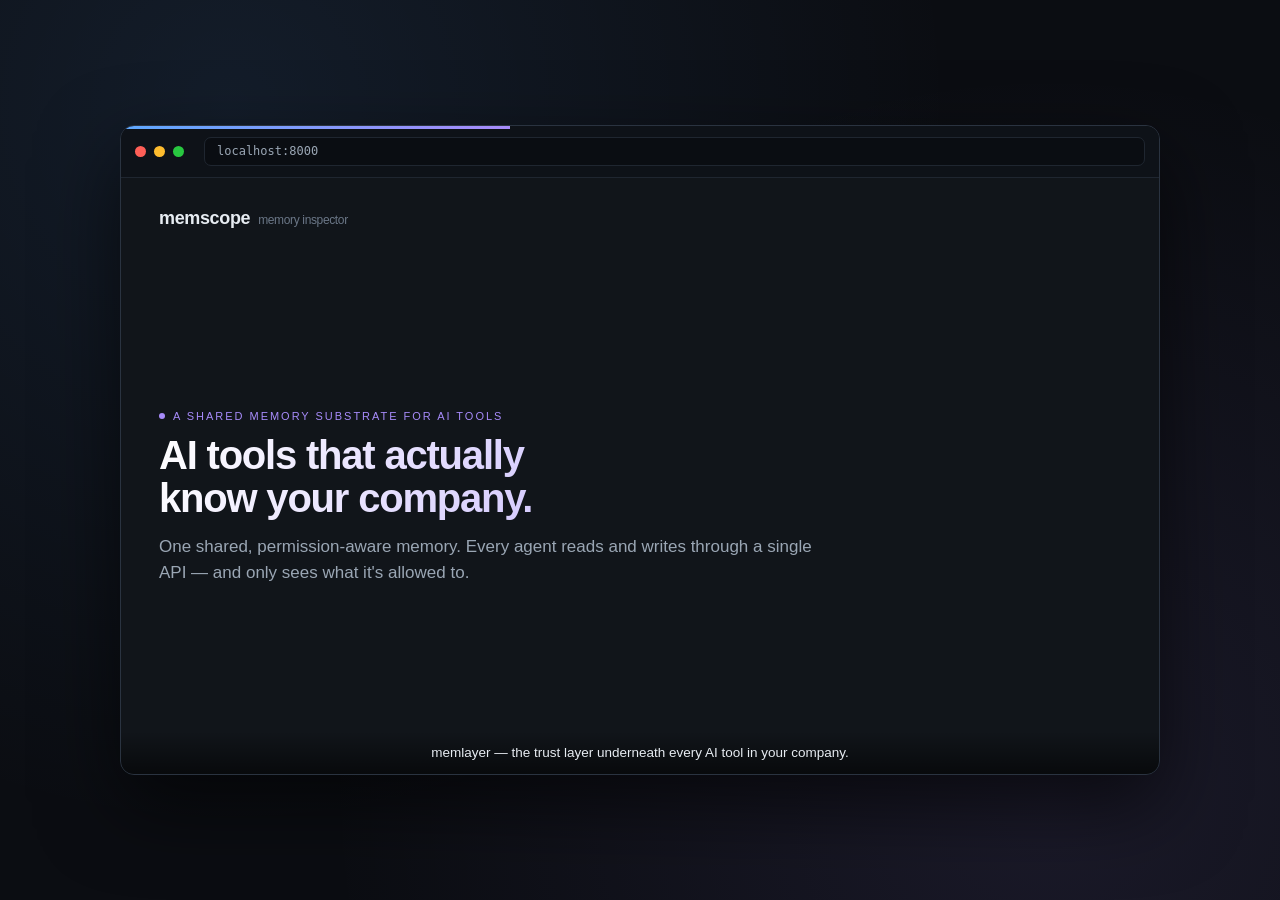
<file: memscope/static/tour.html>
<!doctype html>
<html lang="en">
<head>
<meta charset="utf-8" />
<meta name="viewport" content="width=device-width, initial-scale=1" />
<title>memlayer — product tour</title>
<style>
  :root{
    --bg:#0b0d12; --panel:#11151a; --panel2:#161c25; --line:#1f2630; --line2:#2a3340;
    --text:#e7ecf2; --dim:#9aa6b4; --muted:#6b7787;
    --accent:#5ea8ff; --accent2:#a78bfa; --current:#f0b84a;
    --human:#4cc38a; --agent:#7d8aa0; --danger:#ef6b73;
    --mono:ui-monospace,"SF Mono",Menlo,monospace;
    --sans:-apple-system,BlinkMacSystemFont,"Inter","Segoe UI",sans-serif;
  }
  *{box-sizing:border-box;margin:0;padding:0}
  html,body{height:100%}
  body{
    background:radial-gradient(circle at 18% 12%,rgba(94,168,255,.10),transparent 55%),
               radial-gradient(circle at 82% 88%,rgba(167,139,250,.10),transparent 55%),
               var(--bg);
    color:var(--text);font-family:var(--sans);
    display:flex;align-items:center;justify-content:center;min-height:100vh;padding:24px;
  }
  .frame{
    width:min(1040px,96vw);aspect-ratio:16/10;background:var(--panel);
    border:1px solid var(--line2);border-radius:14px;overflow:hidden;
    box-shadow:0 30px 80px rgba(0,0,0,.6);display:flex;flex-direction:column;position:relative;
  }
  /* fake browser chrome */
  .chrome{display:flex;align-items:center;gap:8px;padding:11px 14px;border-bottom:1px solid var(--line);background:#0e1218;flex:0 0 auto}
  .dot{width:11px;height:11px;border-radius:50%}
  .dot.r{background:#ff5f57}.dot.y{background:#febc2e}.dot.g{background:#28c840}
  .url{margin-left:12px;flex:1;background:#0a0d12;border:1px solid var(--line);border-radius:7px;
       padding:5px 12px;font:12px/1.4 var(--mono);color:var(--dim)}
  .stage{flex:1;position:relative;overflow:hidden}
  .scene{position:absolute;inset:0;opacity:0;transition:opacity .6s ease;padding:30px 38px;display:flex;flex-direction:column}
  .scene.on{opacity:1}
  /* topbar mock */
  .top{display:flex;align-items:center;gap:18px;margin-bottom:22px}
  .brand{font-weight:700;font-size:18px;letter-spacing:-.02em}
  .brand .b2{color:var(--muted);font-weight:500;font-size:12px;margin-left:8px}
  .tabs{display:flex;gap:6px;margin-left:auto}
  .tab{font-size:12px;color:var(--dim);padding:5px 11px;border-radius:7px;border:1px solid transparent}
  .tab.on{color:var(--text);background:var(--panel2);border-color:var(--line2)}
  .kicker{font-size:11px;letter-spacing:.18em;text-transform:uppercase;color:var(--accent2);margin-bottom:12px;display:flex;align-items:center;gap:8px}
  .kicker::before{content:"";width:6px;height:6px;border-radius:50%;background:var(--accent2)}
  h1{font-size:40px;line-height:1.08;letter-spacing:-.03em;margin-bottom:14px;
     background:linear-gradient(120deg,#fff,#c4b5fd 60%,#5ea8ff);-webkit-background-clip:text;background-clip:text;color:transparent}
  .sub{font-size:17px;color:var(--dim);max-width:680px;line-height:1.5}
  h2{font-size:22px;font-weight:650;margin-bottom:4px}
  .h2sub{color:var(--dim);font-size:13.5px;margin-bottom:20px}
  /* search */
  .qbar{display:flex;gap:10px;align-items:center;margin-bottom:14px}
  .qbox{flex:1;background:#0a0d12;border:1px solid var(--line2);border-radius:9px;padding:11px 14px;font:14px var(--mono);color:var(--text)}
  .princhip{font:12px var(--mono);padding:8px 12px;border-radius:9px;border:1px solid var(--line2);background:var(--panel2);transition:.4s}
  .princhip .lbl{color:var(--muted);font-size:10px;letter-spacing:.05em}
  .princhip.exec{border-color:rgba(240,184,74,.5);background:rgba(240,184,74,.08);color:var(--current)}
  .results{display:flex;flex-direction:column;gap:10px;margin-top:6px}
  .card{background:var(--panel2);border:1px solid var(--line);border-radius:10px;padding:13px 15px;transition:.45s;transform:translateY(0)}
  .card .kind{font:9.5px var(--mono);letter-spacing:.1em;text-transform:uppercase;padding:2px 7px;border-radius:4px;background:rgba(94,168,255,.14);color:var(--accent);margin-right:8px}
  .card .secret{background:rgba(240,184,74,.16);color:var(--current)}
  .card .txt{font:13px var(--mono);color:var(--dim);margin-top:7px;line-height:1.45}
  .card.locked{opacity:0;transform:translateY(8px);height:0;padding:0 15px;border:0;margin:0;overflow:hidden}
  .expansion{font-size:12px;color:var(--muted);margin:4px 0 10px;display:flex;gap:7px;align-items:center;flex-wrap:wrap}
  .echip{font:11px var(--mono);padding:2px 8px;border-radius:999px;border:1px solid rgba(167,139,250,.4);color:#c4b5fd}
  /* dag */
  .dag{display:flex;flex-direction:column;gap:14px;margin-top:6px;position:relative}
  .node{display:flex;align-items:center;gap:14px;background:var(--panel2);border:1px solid var(--line2);border-left-width:3px;border-radius:10px;padding:13px 16px;transition:.5s;position:relative}
  .node.agent{border-left-color:var(--agent)}
  .node.human{border-left-color:var(--human)}
  .node.current{border-color:var(--current);box-shadow:0 0 0 3px rgba(240,184,74,.12)}
  .node.faded{opacity:.42}
  .badge{font:10px var(--mono);letter-spacing:.08em;padding:3px 8px;border-radius:5px;font-weight:700}
  .badge.agent{background:rgba(125,138,160,.18);color:#aeb8c6}
  .badge.human{background:rgba(76,195,138,.16);color:var(--human)}
  .conf{font:12px var(--mono);color:var(--muted);margin-left:auto}
  .ntext{font-size:14px}
  .status{font:10px var(--mono);letter-spacing:.1em;text-transform:uppercase;color:var(--muted)}
  .status.cur{color:var(--current)}
  /* concepts */
  .concepts{display:flex;flex-wrap:wrap;gap:11px;margin-top:8px;max-width:760px}
  .concept{padding:9px 15px;border-radius:999px;border:1px solid var(--line2);background:var(--panel2);
           font-size:14px;opacity:0;transform:scale(.9);transition:.5s}
  .concept .teams{font-size:11px;color:var(--muted);margin-left:7px}
  .concept.hot{border-color:rgba(167,139,250,.5);background:rgba(167,139,250,.10)}
  .concept.show{opacity:1;transform:scale(1)}
  .closing h1{font-size:34px}
  .closeline{font-size:15px;color:var(--dim);margin-top:16px;max-width:640px;line-height:1.6}
  .pill{display:inline-block;margin-top:18px;padding:9px 16px;border-radius:999px;border:1px solid rgba(94,168,255,.4);
        background:rgba(94,168,255,.08);font:13px var(--mono);color:var(--accent)}
  /* caption + progress */
  .caption{position:absolute;left:0;right:0;bottom:0;padding:14px 24px;background:linear-gradient(transparent,rgba(0,0,0,.55));
           font-size:13.5px;color:var(--text);text-align:center}
  .progress{position:absolute;top:0;left:0;height:3px;background:linear-gradient(90deg,var(--accent),var(--accent2));width:0;transition:width .25s linear;z-index:5}
  .replay{position:absolute;bottom:14px;right:18px;font:12px var(--sans);color:var(--muted);cursor:pointer;
          border:1px solid var(--line2);background:var(--panel2);padding:5px 11px;border-radius:7px;opacity:0;transition:.3s}
  .replay.show{opacity:1}
  .fadeup{opacity:0;transform:translateY(10px);transition:.55s}
  .fadeup.in{opacity:1;transform:none}
</style>
</head>
<body>
<div class="frame">
  <div class="progress" id="prog"></div>
  <div class="chrome">
    <span class="dot r"></span><span class="dot y"></span><span class="dot g"></span>
    <span class="url" id="url">localhost:8000</span>
  </div>
  <div class="stage" id="stage">

    <!-- SCENE 1: hero -->
    <section class="scene" data-dur="4200">
      <div class="top"><div class="brand">memscope<span class="b2">memory inspector</span></div></div>
      <div style="margin:auto 0">
        <div class="kicker">a shared memory substrate for AI tools</div>
        <h1>AI tools that actually<br/>know your company.</h1>
        <p class="sub">One shared, permission-aware memory. Every agent reads and writes through a single API — and only sees what it's allowed to.</p>
      </div>
      <div class="caption">memlayer — the trust layer underneath every AI tool in your company.</div>
    </section>

    <!-- SCENE 2: search ACL, group:all -->
    <section class="scene" data-dur="4600">
      <div class="top">
        <div class="brand">memscope</div>
        <div class="tabs"><span class="tab">DAG</span><span class="tab on">Search</span><span class="tab">Pipeline</span><span class="tab">Identities</span><span class="tab">Insights</span></div>
      </div>
      <h2>Permissions you can't leak around</h2>
      <div class="h2sub">Same question. The answer depends on <em>who's asking</em> — and it's enforced in the database, before anything is ranked.</div>
      <div class="qbar">
        <div class="qbox">secret roadmap acquire competitor</div>
        <div class="princhip" id="p2"><span class="lbl">WHO'S ASKING</span><br/>A regular employee</div>
      </div>
      <div class="results">
        <div class="card"><span class="kind">document</span><span style="font:11px var(--mono);color:var(--muted)">Q4 Strategy</span><div class="txt">Our Q4 focus is the shared context layer every AI tool reads and writes.</div></div>
        <div class="card"><span class="kind">document</span><span style="font:11px var(--mono);color:var(--muted)">Engineering Onboarding</span><div class="txt">Welcome. The memory layer is the core of what we build…</div></div>
      </div>
      <div class="caption">A regular employee asks — the secret roadmap is nowhere. It was never even shown to them.</div>
    </section>

    <!-- SCENE 3: search ACL, group:exec -->
    <section class="scene" data-dur="4800">
      <div class="top">
        <div class="brand">memscope</div>
        <div class="tabs"><span class="tab">DAG</span><span class="tab on">Search</span><span class="tab">Pipeline</span><span class="tab">Identities</span><span class="tab">Insights</span></div>
      </div>
      <h2>Permissions you can't leak around</h2>
      <div class="h2sub">Now ask as an exec. Nothing about the query changed — only the identity.</div>
      <div class="qbar">
        <div class="qbox">secret roadmap acquire competitor</div>
        <div class="princhip exec"><span class="lbl">WHO'S ASKING</span><br/>An executive</div>
      </div>
      <div class="expansion">also searched related ideas: <span class="echip">code review</span><span class="echip">customer churn</span></div>
      <div class="results">
        <div class="card" style="border-color:rgba(240,184,74,.4)"><span class="kind secret">restricted</span><span style="font:11px var(--mono);color:var(--current)">Confidential Exec Roadmap</span><div class="txt">Secret roadmap — we plan to acquire a competitor in Q3 and rebuild retrieval on a new index.</div></div>
        <div class="card"><span class="kind">document</span><span style="font:11px var(--mono);color:var(--muted)">Q4 Strategy</span><div class="txt">Our Q4 focus is the shared context layer…</div></div>
      </div>
      <div class="caption">An executive asks the <b>exact same question</b> — now the secret appears. Only the person changed. The check is built into the data, so it can't be tricked.</div>
    </section>

    <!-- SCENE 4: memory DAG conflict resolution -->
    <section class="scene" data-dur="5200">
      <div class="top">
        <div class="brand">memscope</div>
        <div class="tabs"><span class="tab on">DAG</span><span class="tab">Search</span><span class="tab">Pipeline</span><span class="tab">Identities</span><span class="tab">Insights</span></div>
      </div>
      <h2>Humans always win arguments with AI</h2>
      <div class="h2sub">Memory is append-only. A low-confidence agent guess can't overwrite a human's correction — and the full trail stays.</div>
      <div class="dag">
        <div class="node agent faded" data-step="1"><span class="badge agent">AGENT</span><span class="ntext">"Ali leads retrieval"</span><span class="conf">60%</span><span class="status">corrected →</span></div>
        <div class="node human current" data-step="2"><span class="badge human">HUMAN</span><span class="ntext">"Ali leads Platform"</span><span class="conf">95%</span><span class="status cur">current</span></div>
        <div class="node agent faded" data-step="3"><span class="badge agent">AGENT</span><span class="ntext">"Ali maybe left"</span><span class="conf">40%</span><span class="status">lost →</span></div>
      </div>
      <div class="caption">Agent guessed. Human corrected (gold = current). A later agent guess lost. The human's correction is mathematically protected.</div>
    </section>

    <!-- SCENE 5: federated concepts -->
    <section class="scene" data-dur="5000">
      <div class="top">
        <div class="brand">memscope</div>
        <div class="tabs"><span class="tab">DAG</span><span class="tab">Search</span><span class="tab">Pipeline</span><span class="tab">Identities</span><span class="tab on">Insights</span></div>
      </div>
      <h2>Gets smarter across customers — without leaking</h2>
      <div class="h2sub">Concepts seen across many workspaces rise to shared vocabulary. No workspace's actual content is ever shared.</div>
      <div class="concepts" id="concepts">
        <div class="concept hot">code review<span class="teams">seen in 3 teams</span></div>
        <div class="concept hot">customer churn<span class="teams">seen in 3 teams</span></div>
        <div class="concept hot">pull request<span class="teams">seen in 3 teams</span></div>
        <div class="concept">context layer<span class="teams">2 teams</span></div>
        <div class="concept">content hash<span class="teams">2 teams</span></div>
        <div class="concept" style="opacity:.5">acme widget<span class="teams">locked · 1 team</span></div>
        <div class="concept" style="opacity:.5">globex sprocket<span class="teams">locked · 1 team</span></div>
      </div>
      <div class="caption">Shared concepts emerge across teams. Single-team terms (acme widget) stay locked in — provable privacy.</div>
    </section>

    <!-- SCENE 6: closing -->
    <section class="scene closing" data-dur="5200">
      <div class="top"><div class="brand">memlayer</div></div>
      <div style="margin:auto 0">
        <div class="kicker">Plaid + Snowflake for AI tools</div>
        <h1>Connect once. Every AI tool<br/>reads and writes from one<br/>permission-aware memory.</h1>
        <p class="closeline">Dedup so you never pay twice · permissions that can't leak · humans beat AI · memory that forgets intelligently · identity unified across sources. Five hard problems, composed — the part that takes competitors years.</p>
        <span class="pill">localhost:8000 · the foundation is built</span>
      </div>
      <div class="caption">memlayer — a shared, trustworthy memory for every AI tool in your company.</div>
    </section>

  </div>
  <div class="replay" id="replay">↻ replay</div>
</div>

<script>
(function(){
  const scenes=[...document.querySelectorAll('.scene')];
  const prog=document.getElementById('prog');
  const replay=document.getElementById('replay');
  const url=document.getElementById('url');
  const urls=['localhost:8000','localhost:8000/?tab=search','localhost:8000/?tab=search','localhost:8000/?tab=dag','localhost:8000/?tab=insights','localhost:8000/pitch'];
  let i=0, timer=null, raf=null;

  function clearAnims(s){ s.querySelectorAll('.fadeup').forEach(e=>e.classList.remove('in')); }

  function play(idx){
    scenes.forEach(s=>s.classList.remove('on'));
    const s=scenes[idx]; s.classList.add('on');
    url.textContent=urls[idx]||'localhost:8000';
    const dur=+s.dataset.dur||4500;
    // progress bar
    let start=performance.now();
    cancelAnimationFrame(raf);
    function step(t){
      const p=Math.min(1,(t-start)/dur);
      prog.style.width=(p*100)+'%';
      if(p<1) raf=requestAnimationFrame(step);
    }
    raf=requestAnimationFrame(step);
    // scene-specific micro-animations
    if(idx===4){ // concepts stagger
      const cs=[...s.querySelectorAll('.concept')];
      cs.forEach((c,k)=>{c.classList.remove('show');setTimeout(()=>c.classList.add('show'),120*k);});
    }
    clearTimeout(timer);
    timer=setTimeout(()=>{
      i++;
      if(i<scenes.length){ play(i); }
      else { prog.style.width='100%'; replay.classList.add('show'); }
    },dur);
  }
  replay.addEventListener('click',()=>{ i=0; replay.classList.remove('show'); play(0); });
  play(0);
})();
</script>
</body>
</html>
</file>
